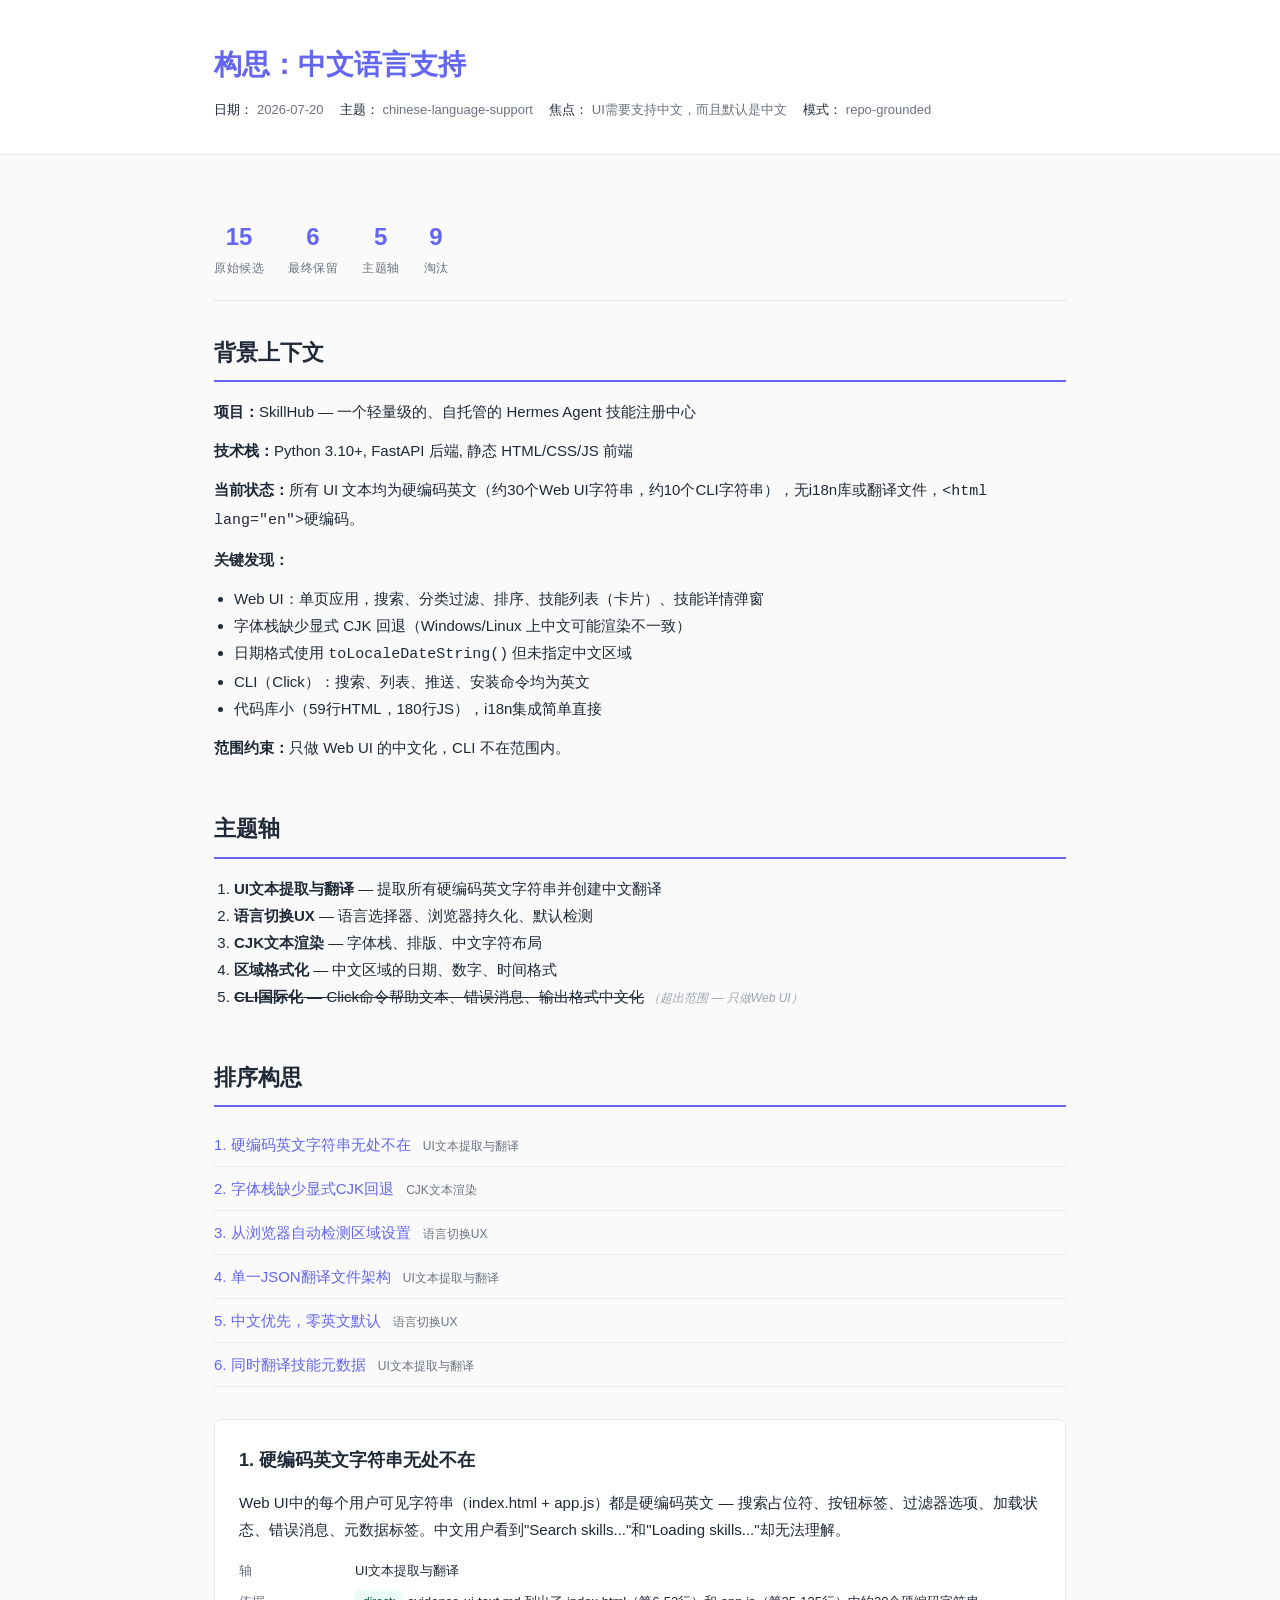
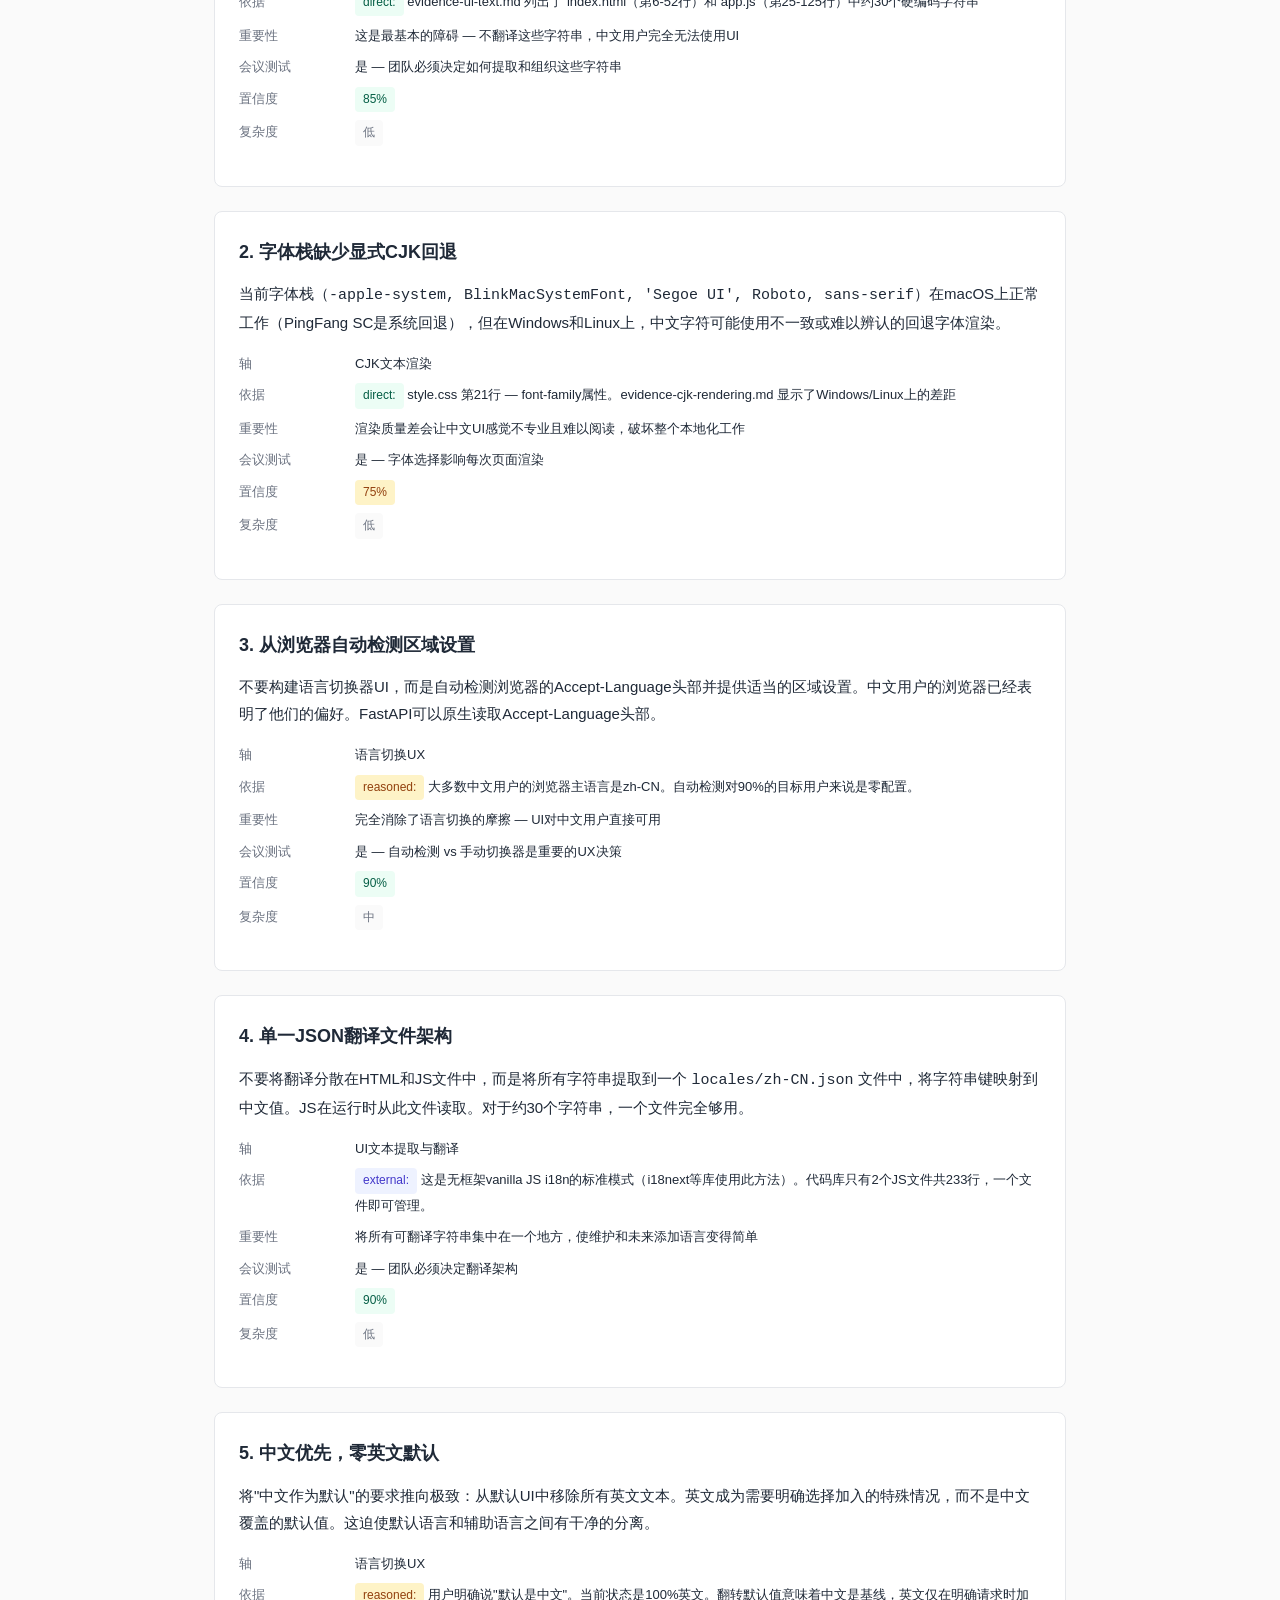
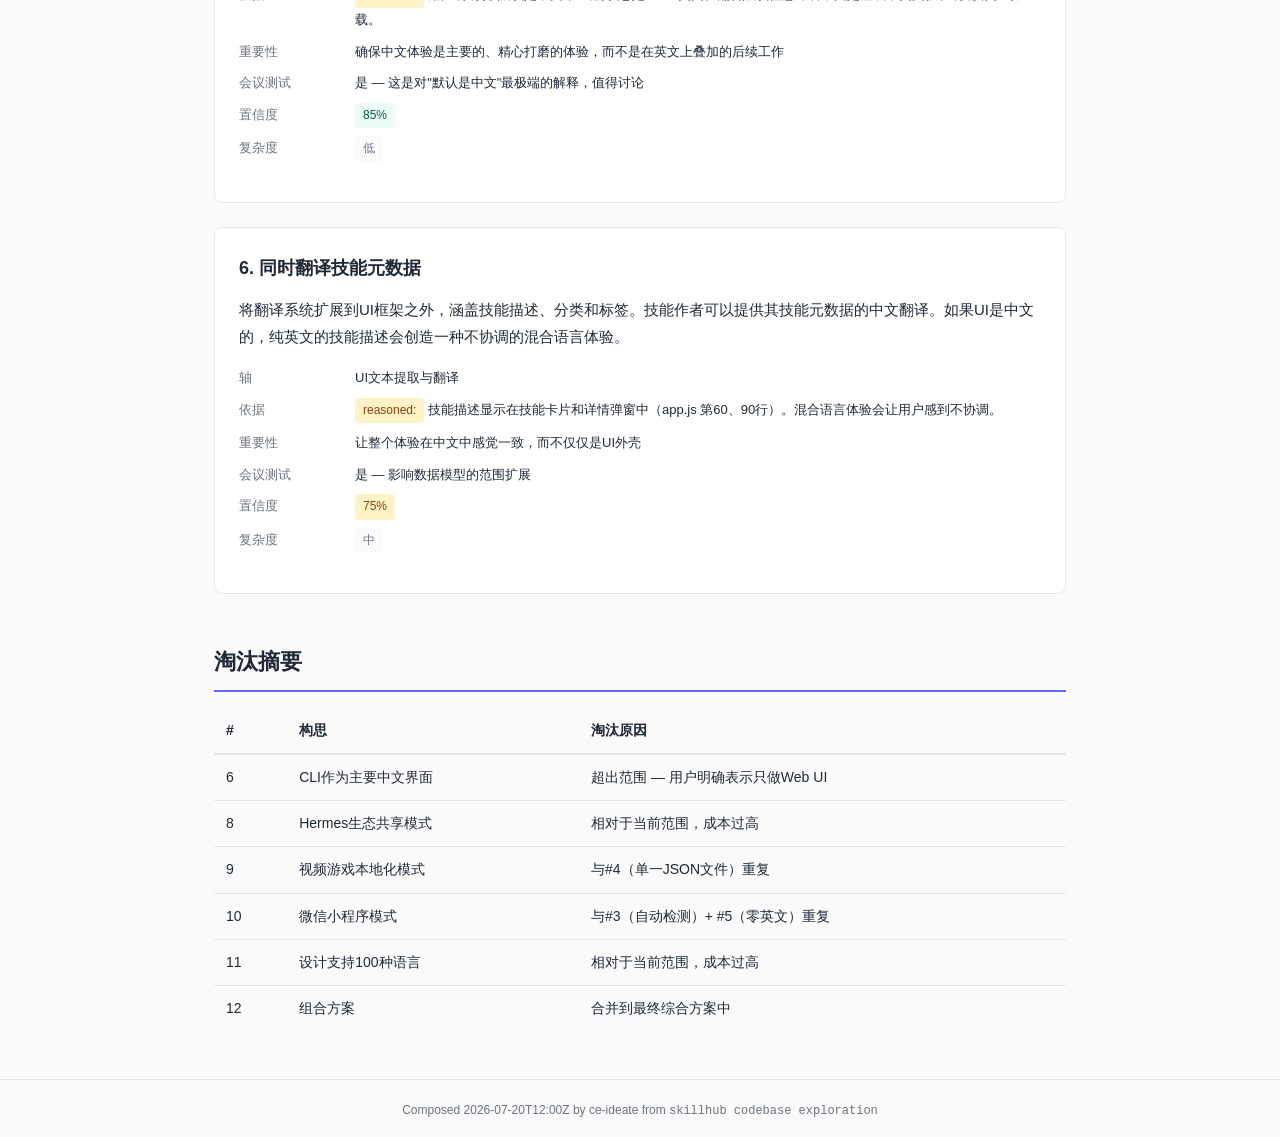
<file: docs/ideation/2026-07-20-chinese-language-support-ideation.html>
<!DOCTYPE html>
<html lang="zh-CN">
<head>
    <meta charset="UTF-8">
    <meta name="viewport" content="width=device-width, initial-scale=1.0">
    <title>构思：中文语言支持 — SkillHub</title>
    <style>
        :root {
            --primary: #6366f1;
            --primary-dark: #4f46e5;
            --bg: #fafafa;
            --surface: #ffffff;
            --text: #1f2937;
            --text-muted: #6b7280;
            --border: #e5e7eb;
            --radius: 8px;
            --accent-soft: #eef2ff;
            --warn-soft: #fef3c7;
            --success-soft: #ecfdf5;
        }

        * { margin: 0; padding: 0; box-sizing: border-box; }

        body {
            font-family: -apple-system, BlinkMacSystemFont, 'PingFang SC', 'Microsoft YaHei', 'Noto Sans CJK SC', 'Segoe UI', Roboto, sans-serif;
            background: var(--bg);
            color: var(--text);
            line-height: 1.8;
            font-size: 15px;
        }

        .container {
            max-width: 900px;
            margin: 0 auto;
            padding: 0 24px;
        }

        /* Header */
        .doc-header {
            background: var(--surface);
            border-bottom: 1px solid var(--border);
            padding: 40px 0 32px;
            margin-bottom: 40px;
        }

        .doc-header h1 {
            font-size: 28px;
            font-weight: 700;
            color: var(--primary);
            margin-bottom: 8px;
        }

        .doc-header .meta {
            display: flex;
            flex-wrap: wrap;
            gap: 16px;
            font-size: 13px;
            color: var(--text-muted);
        }

        .doc-header .meta span {
            display: inline-flex;
            align-items: center;
            gap: 4px;
        }

        .meta-label {
            font-weight: 500;
            color: var(--text);
        }

        /* Stats strip */
        .stats-strip {
            display: flex;
            gap: 24px;
            padding: 20px 0;
            margin-bottom: 32px;
            border-bottom: 1px solid var(--border);
        }

        .stat {
            text-align: center;
        }

        .stat-value {
            font-size: 24px;
            font-weight: 700;
            color: var(--primary);
        }

        .stat-label {
            font-size: 12px;
            color: var(--text-muted);
            text-transform: uppercase;
            letter-spacing: 0.5px;
        }

        /* Sections */
        section {
            margin-bottom: 48px;
        }

        section h2 {
            font-size: 22px;
            font-weight: 600;
            margin-bottom: 16px;
            padding-bottom: 8px;
            border-bottom: 2px solid var(--primary);
            color: var(--text);
        }

        section h3 {
            font-size: 18px;
            font-weight: 600;
            margin-bottom: 12px;
            color: var(--text);
        }

        p { margin-bottom: 12px; }

        /* Jump list */
        .jump-list {
            list-style: none;
            padding: 0;
            margin-bottom: 32px;
        }

        .jump-list li {
            padding: 8px 0;
            border-bottom: 1px solid var(--border);
        }

        .jump-list a {
            color: var(--primary);
            text-decoration: none;
            font-weight: 500;
        }

        .jump-list a:hover {
            text-decoration: underline;
        }

        .jump-list .axis-tag {
            font-size: 12px;
            color: var(--text-muted);
            margin-left: 8px;
        }

        /* Idea cards */
        .idea-card {
            background: var(--surface);
            border: 1px solid var(--border);
            border-radius: var(--radius);
            padding: 24px;
            margin-bottom: 24px;
        }

        .idea-card h3 {
            font-size: 18px;
            margin-bottom: 12px;
            color: var(--text);
        }

        .idea-card .description {
            margin-bottom: 16px;
            line-height: 1.8;
        }

        .idea-meta {
            display: grid;
            grid-template-columns: 100px 1fr;
            gap: 8px 16px;
            font-size: 13px;
            margin-bottom: 16px;
        }

        .idea-meta dt {
            color: var(--text-muted);
            font-weight: 500;
        }

        .idea-meta dd {
            color: var(--text);
        }

        .basis-tag {
            display: inline-block;
            padding: 2px 8px;
            border-radius: 4px;
            font-size: 12px;
            font-weight: 500;
        }

        .basis-direct {
            background: var(--success-soft);
            color: #065f46;
        }

        .basis-external {
            background: var(--accent-soft);
            color: #4338ca;
        }

        .basis-reasoned {
            background: var(--warn-soft);
            color: #92400e;
        }

        .confidence {
            display: inline-block;
            padding: 2px 8px;
            border-radius: 4px;
            font-size: 12px;
            font-weight: 500;
        }

        .conf-high {
            background: var(--success-soft);
            color: #065f46;
        }

        .conf-med {
            background: var(--warn-soft);
            color: #92400e;
        }

        .complexity {
            display: inline-block;
            padding: 2px 8px;
            border-radius: 4px;
            font-size: 12px;
            font-weight: 500;
            background: var(--bg);
            color: var(--text-muted);
        }

        /* Rejection table */
        .rejection-table {
            width: 100%;
            border-collapse: collapse;
            font-size: 14px;
        }

        .rejection-table th {
            text-align: left;
            padding: 10px 12px;
            background: var(--bg);
            border-bottom: 2px solid var(--border);
            font-weight: 600;
            color: var(--text);
        }

        .rejection-table td {
            padding: 10px 12px;
            border-bottom: 1px solid var(--border);
            color: var(--text);
        }

        .rejection-table tr:last-child td {
            border-bottom: none;
        }

        /* Footer */
        .composition-signal {
            margin-top: 48px;
            padding: 20px 0;
            border-top: 1px solid var(--border);
            font-size: 12px;
            color: var(--text-muted);
            text-align: center;
        }

        /* Responsive */
        @media (max-width: 640px) {
            .stats-strip {
                flex-direction: column;
                gap: 12px;
            }

            .idea-meta {
                grid-template-columns: 1fr;
            }
        }
    </style>
</head>
<body>
    <header class="doc-header">
        <div class="container">
            <h1>构思：中文语言支持</h1>
            <div class="meta">
                <span><span class="meta-label">日期：</span>2026-07-20</span>
                <span><span class="meta-label">主题：</span>chinese-language-support</span>
                <span><span class="meta-label">焦点：</span>UI需要支持中文，而且默认是中文</span>
                <span><span class="meta-label">模式：</span>repo-grounded</span>
            </div>
        </div>
    </header>

    <main class="container">
        <!-- Stats -->
        <div class="stats-strip">
            <div class="stat">
                <div class="stat-value">15</div>
                <div class="stat-label">原始候选</div>
            </div>
            <div class="stat">
                <div class="stat-value">6</div>
                <div class="stat-label">最终保留</div>
            </div>
            <div class="stat">
                <div class="stat-value">5</div>
                <div class="stat-label">主题轴</div>
            </div>
            <div class="stat">
                <div class="stat-value">9</div>
                <div class="stat-label">淘汰</div>
            </div>
        </div>

        <!-- Grounding Context -->
        <section id="grounding">
            <h2>背景上下文</h2>
            <p><strong>项目：</strong>SkillHub — 一个轻量级的、自托管的 Hermes Agent 技能注册中心</p>
            <p><strong>技术栈：</strong>Python 3.10+, FastAPI 后端, 静态 HTML/CSS/JS 前端</p>
            <p><strong>当前状态：</strong>所有 UI 文本均为硬编码英文（约30个Web UI字符串，约10个CLI字符串），无i18n库或翻译文件，<code>&lt;html lang="en"&gt;</code>硬编码。</p>
            <p><strong>关键发现：</strong></p>
            <ul style="margin-left: 20px; margin-bottom: 12px;">
                <li>Web UI：单页应用，搜索、分类过滤、排序、技能列表（卡片）、技能详情弹窗</li>
                <li>字体栈缺少显式 CJK 回退（Windows/Linux 上中文可能渲染不一致）</li>
                <li>日期格式使用 <code>toLocaleDateString()</code> 但未指定中文区域</li>
                <li>CLI（Click）：搜索、列表、推送、安装命令均为英文</li>
                <li>代码库小（59行HTML，180行JS），i18n集成简单直接</li>
            </ul>
            <p><strong>范围约束：</strong>只做 Web UI 的中文化，CLI 不在范围内。</p>
        </section>

        <!-- Topic Axes -->
        <section id="axes">
            <h2>主题轴</h2>
            <ol style="margin-left: 20px;">
                <li><strong>UI文本提取与翻译</strong> — 提取所有硬编码英文字符串并创建中文翻译</li>
                <li><strong>语言切换UX</strong> — 语言选择器、浏览器持久化、默认检测</li>
                <li><strong>CJK文本渲染</strong> — 字体栈、排版、中文字符布局</li>
                <li><strong>区域格式化</strong> — 中文区域的日期、数字、时间格式</li>
                <li><del><strong>CLI国际化</strong> — Click命令帮助文本、错误消息、输出格式中文化</del> <em style="color:#9ca3af;font-size:12px;">（超出范围 — 只做Web UI）</em></li>
            </ol>
        </section>

        <!-- Ranked Ideas -->
        <section id="ideas">
            <h2>排序构思</h2>

            <ul class="jump-list">
                <li><a href="#idea-1">1. 硬编码英文字符串无处不在</a> <span class="axis-tag">UI文本提取与翻译</span></li>
                <li><a href="#idea-2">2. 字体栈缺少显式CJK回退</a> <span class="axis-tag">CJK文本渲染</span></li>
                <li><a href="#idea-3">3. 从浏览器自动检测区域设置</a> <span class="axis-tag">语言切换UX</span></li>
                <li><a href="#idea-4">4. 单一JSON翻译文件架构</a> <span class="axis-tag">UI文本提取与翻译</span></li>
                <li><a href="#idea-5">5. 中文优先，零英文默认</a> <span class="axis-tag">语言切换UX</span></li>
                <li><a href="#idea-6">6. 同时翻译技能元数据</a> <span class="axis-tag">UI文本提取与翻译</span></li>
            </ul>

            <!-- Idea 1 -->
            <article class="idea-card" id="idea-1">
                <h3>1. 硬编码英文字符串无处不在</h3>
                <div class="description">
                    <p>Web UI中的每个用户可见字符串（index.html + app.js）都是硬编码英文 — 搜索占位符、按钮标签、过滤器选项、加载状态、错误消息、元数据标签。中文用户看到"Search skills..."和"Loading skills..."却无法理解。</p>
                </div>
                <dl class="idea-meta">
                    <dt>轴</dt>
                    <dd>UI文本提取与翻译</dd>
                    <dt>依据</dt>
                    <dd><span class="basis-tag basis-direct">direct:</span> evidence-ui-text.md 列出了 index.html（第6-52行）和 app.js（第25-125行）中约30个硬编码字符串</dd>
                    <dt>重要性</dt>
                    <dd>这是最基本的障碍 — 不翻译这些字符串，中文用户完全无法使用UI</dd>
                    <dt>会议测试</dt>
                    <dd>是 — 团队必须决定如何提取和组织这些字符串</dd>
                    <dt>置信度</dt>
                    <dd><span class="confidence conf-high">85%</span></dd>
                    <dt>复杂度</dt>
                    <dd><span class="complexity">低</span></dd>
                </dl>
            </article>

            <!-- Idea 2 -->
            <article class="idea-card" id="idea-2">
                <h3>2. 字体栈缺少显式CJK回退</h3>
                <div class="description">
                    <p>当前字体栈（<code>-apple-system, BlinkMacSystemFont, 'Segoe UI', Roboto, sans-serif</code>）在macOS上正常工作（PingFang SC是系统回退），但在Windows和Linux上，中文字符可能使用不一致或难以辨认的回退字体渲染。</p>
                </div>
                <dl class="idea-meta">
                    <dt>轴</dt>
                    <dd>CJK文本渲染</dd>
                    <dt>依据</dt>
                    <dd><span class="basis-tag basis-direct">direct:</span> style.css 第21行 — font-family属性。evidence-cjk-rendering.md 显示了Windows/Linux上的差距</dd>
                    <dt>重要性</dt>
                    <dd>渲染质量差会让中文UI感觉不专业且难以阅读，破坏整个本地化工作</dd>
                    <dt>会议测试</dt>
                    <dd>是 — 字体选择影响每次页面渲染</dd>
                    <dt>置信度</dt>
                    <dd><span class="confidence conf-med">75%</span></dd>
                    <dt>复杂度</dt>
                    <dd><span class="complexity">低</span></dd>
                </dl>
            </article>

            <!-- Idea 3 -->
            <article class="idea-card" id="idea-3">
                <h3>3. 从浏览器自动检测区域设置</h3>
                <div class="description">
                    <p>不要构建语言切换器UI，而是自动检测浏览器的Accept-Language头部并提供适当的区域设置。中文用户的浏览器已经表明了他们的偏好。FastAPI可以原生读取Accept-Language头部。</p>
                </div>
                <dl class="idea-meta">
                    <dt>轴</dt>
                    <dd>语言切换UX</dd>
                    <dt>依据</dt>
                    <dd><span class="basis-tag basis-reasoned">reasoned:</span> 大多数中文用户的浏览器主语言是zh-CN。自动检测对90%的目标用户来说是零配置。</dd>
                    <dt>重要性</dt>
                    <dd>完全消除了语言切换的摩擦 — UI对中文用户直接可用</dd>
                    <dt>会议测试</dt>
                    <dd>是 — 自动检测 vs 手动切换器是重要的UX决策</dd>
                    <dt>置信度</dt>
                    <dd><span class="confidence conf-high">90%</span></dd>
                    <dt>复杂度</dt>
                    <dd><span class="complexity">中</span></dd>
                </dl>
            </article>

            <!-- Idea 4 -->
            <article class="idea-card" id="idea-4">
                <h3>4. 单一JSON翻译文件架构</h3>
                <div class="description">
                    <p>不要将翻译分散在HTML和JS文件中，而是将所有字符串提取到一个 <code>locales/zh-CN.json</code> 文件中，将字符串键映射到中文值。JS在运行时从此文件读取。对于约30个字符串，一个文件完全够用。</p>
                </div>
                <dl class="idea-meta">
                    <dt>轴</dt>
                    <dd>UI文本提取与翻译</dd>
                    <dt>依据</dt>
                    <dd><span class="basis-tag basis-external">external:</span> 这是无框架vanilla JS i18n的标准模式（i18next等库使用此方法）。代码库只有2个JS文件共233行，一个文件即可管理。</dd>
                    <dt>重要性</dt>
                    <dd>将所有可翻译字符串集中在一个地方，使维护和未来添加语言变得简单</dd>
                    <dt>会议测试</dt>
                    <dd>是 — 团队必须决定翻译架构</dd>
                    <dt>置信度</dt>
                    <dd><span class="confidence conf-high">90%</span></dd>
                    <dt>复杂度</dt>
                    <dd><span class="complexity">低</span></dd>
                </dl>
            </article>

            <!-- Idea 5 -->
            <article class="idea-card" id="idea-5">
                <h3>5. 中文优先，零英文默认</h3>
                <div class="description">
                    <p>将"中文作为默认"的要求推向极致：从默认UI中移除所有英文文本。英文成为需要明确选择加入的特殊情况，而不是中文覆盖的默认值。这迫使默认语言和辅助语言之间有干净的分离。</p>
                </div>
                <dl class="idea-meta">
                    <dt>轴</dt>
                    <dd>语言切换UX</dd>
                    <dt>依据</dt>
                    <dd><span class="basis-tag basis-reasoned">reasoned:</span> 用户明确说"默认是中文"。当前状态是100%英文。翻转默认值意味着中文是基线，英文仅在明确请求时加载。</dd>
                    <dt>重要性</dt>
                    <dd>确保中文体验是主要的、精心打磨的体验，而不是在英文上叠加的后续工作</dd>
                    <dt>会议测试</dt>
                    <dd>是 — 这是对"默认是中文"最极端的解释，值得讨论</dd>
                    <dt>置信度</dt>
                    <dd><span class="confidence conf-high">85%</span></dd>
                    <dt>复杂度</dt>
                    <dd><span class="complexity">低</span></dd>
                </dl>
            </article>

            <!-- Idea 6 (renumbered from 7) -->
            <article class="idea-card" id="idea-6">
                <h3>6. 同时翻译技能元数据</h3>
                <div class="description">
                    <p>将翻译系统扩展到UI框架之外，涵盖技能描述、分类和标签。技能作者可以提供其技能元数据的中文翻译。如果UI是中文的，纯英文的技能描述会创造一种不协调的混合语言体验。</p>
                </div>
                <dl class="idea-meta">
                    <dt>轴</dt>
                    <dd>UI文本提取与翻译</dd>
                    <dt>依据</dt>
                    <dd><span class="basis-tag basis-reasoned">reasoned:</span> 技能描述显示在技能卡片和详情弹窗中（app.js 第60、90行）。混合语言体验会让用户感到不协调。</dd>
                    <dt>重要性</dt>
                    <dd>让整个体验在中文中感觉一致，而不仅仅是UI外壳</dd>
                    <dt>会议测试</dt>
                    <dd>是 — 影响数据模型的范围扩展</dd>
                    <dt>置信度</dt>
                    <dd><span class="confidence conf-med">75%</span></dd>
                    <dt>复杂度</dt>
                    <dd><span class="complexity">中</span></dd>
                </dl>
            </article>
        </section>

        <!-- Rejection Summary -->
        <section id="rejections">
            <h2>淘汰摘要</h2>
            <table class="rejection-table">
                <thead>
                    <tr>
                        <th>#</th>
                        <th>构思</th>
                        <th>淘汰原因</th>
                    </tr>
                </thead>
                <tbody>
                    <tr>
                        <td>6</td>
                        <td>CLI作为主要中文界面</td>
                        <td>超出范围 — 用户明确表示只做Web UI</td>
                    </tr>
                    <tr>
                        <td>8</td>
                        <td>Hermes生态共享模式</td>
                        <td>相对于当前范围，成本过高</td>
                    </tr>
                    <tr>
                        <td>9</td>
                        <td>视频游戏本地化模式</td>
                        <td>与#4（单一JSON文件）重复</td>
                    </tr>
                    <tr>
                        <td>10</td>
                        <td>微信小程序模式</td>
                        <td>与#3（自动检测）+ #5（零英文）重复</td>
                    </tr>
                    <tr>
                        <td>11</td>
                        <td>设计支持100种语言</td>
                        <td>相对于当前范围，成本过高</td>
                    </tr>
                    <tr>
                        <td>12</td>
                        <td>组合方案</td>
                        <td>合并到最终综合方案中</td>
                    </tr>
                </tbody>
            </table>
        </section>
    </main>

    <footer class="composition-signal">
        <div class="container">
            Composed 2026-07-20T12:00Z by ce-ideate from <code>skillhub codebase exploration</code>
        </div>
    </footer>
</body>
</html>
</file>
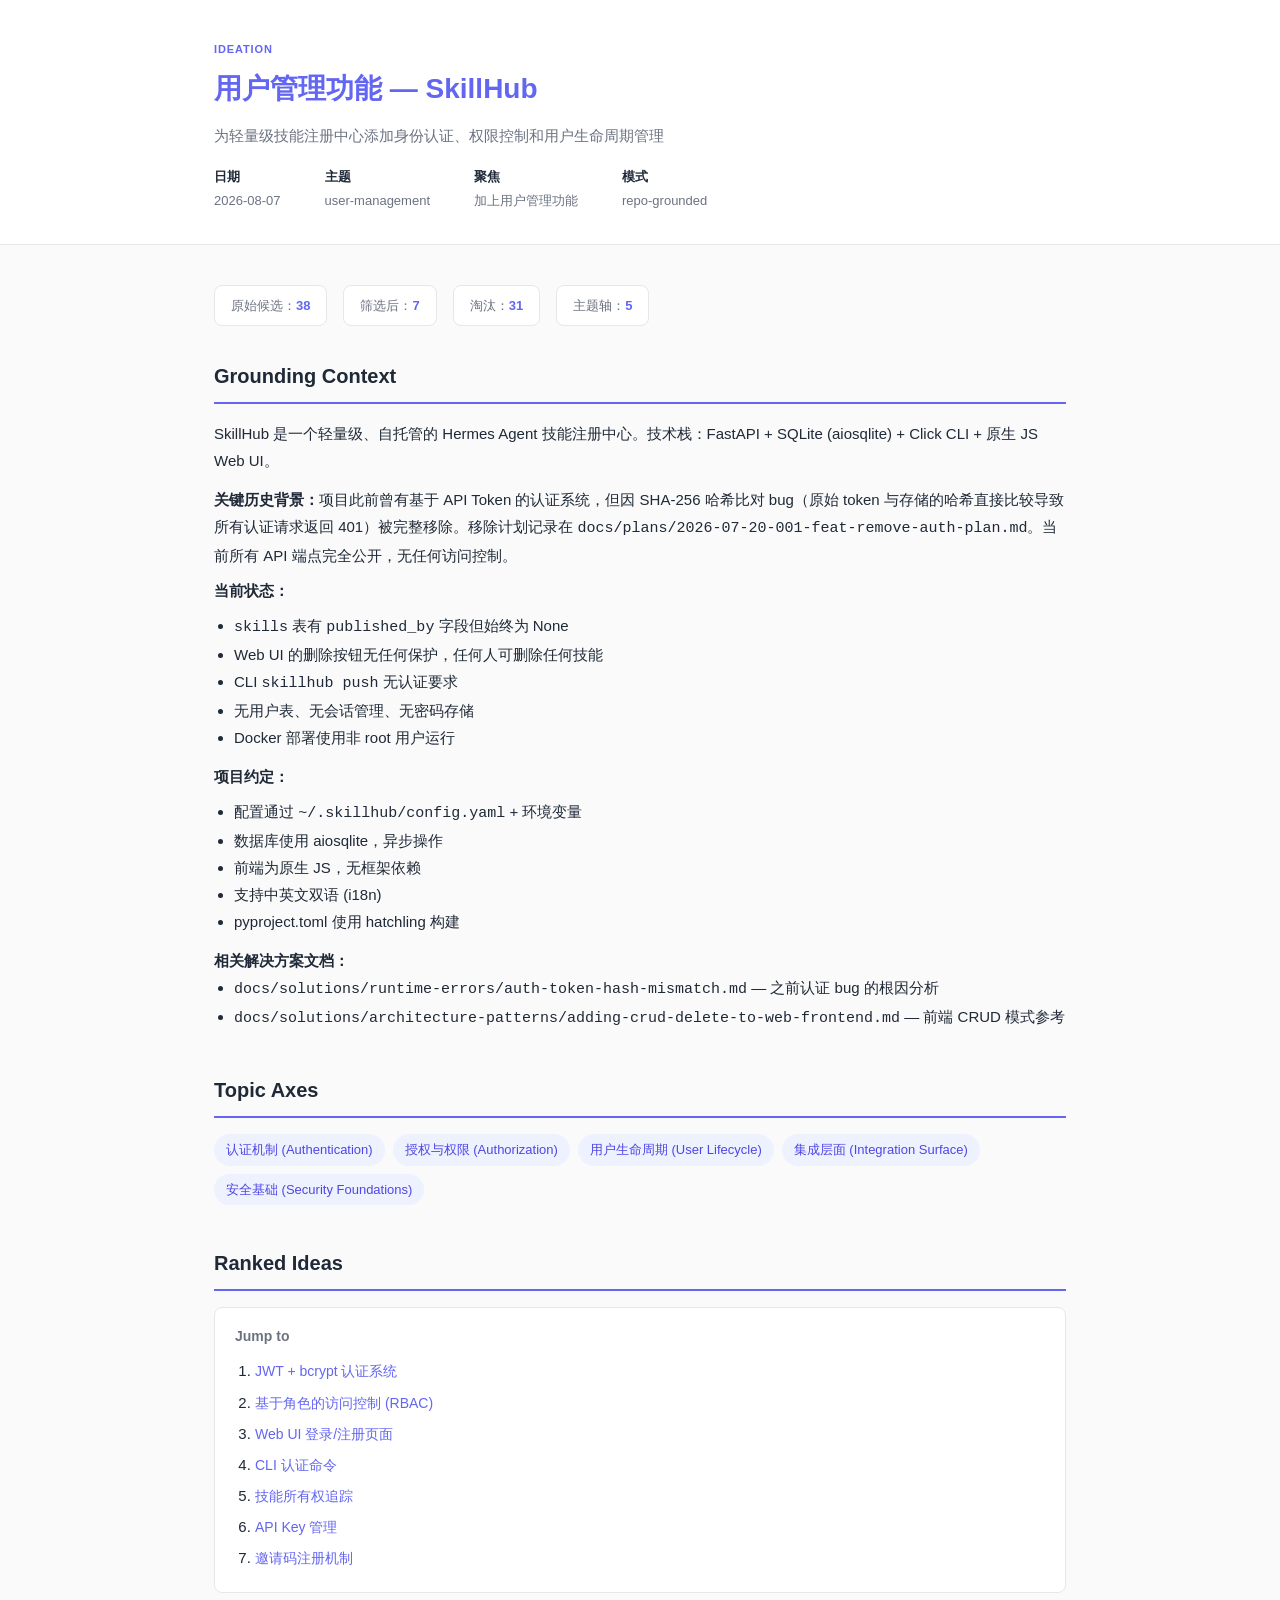
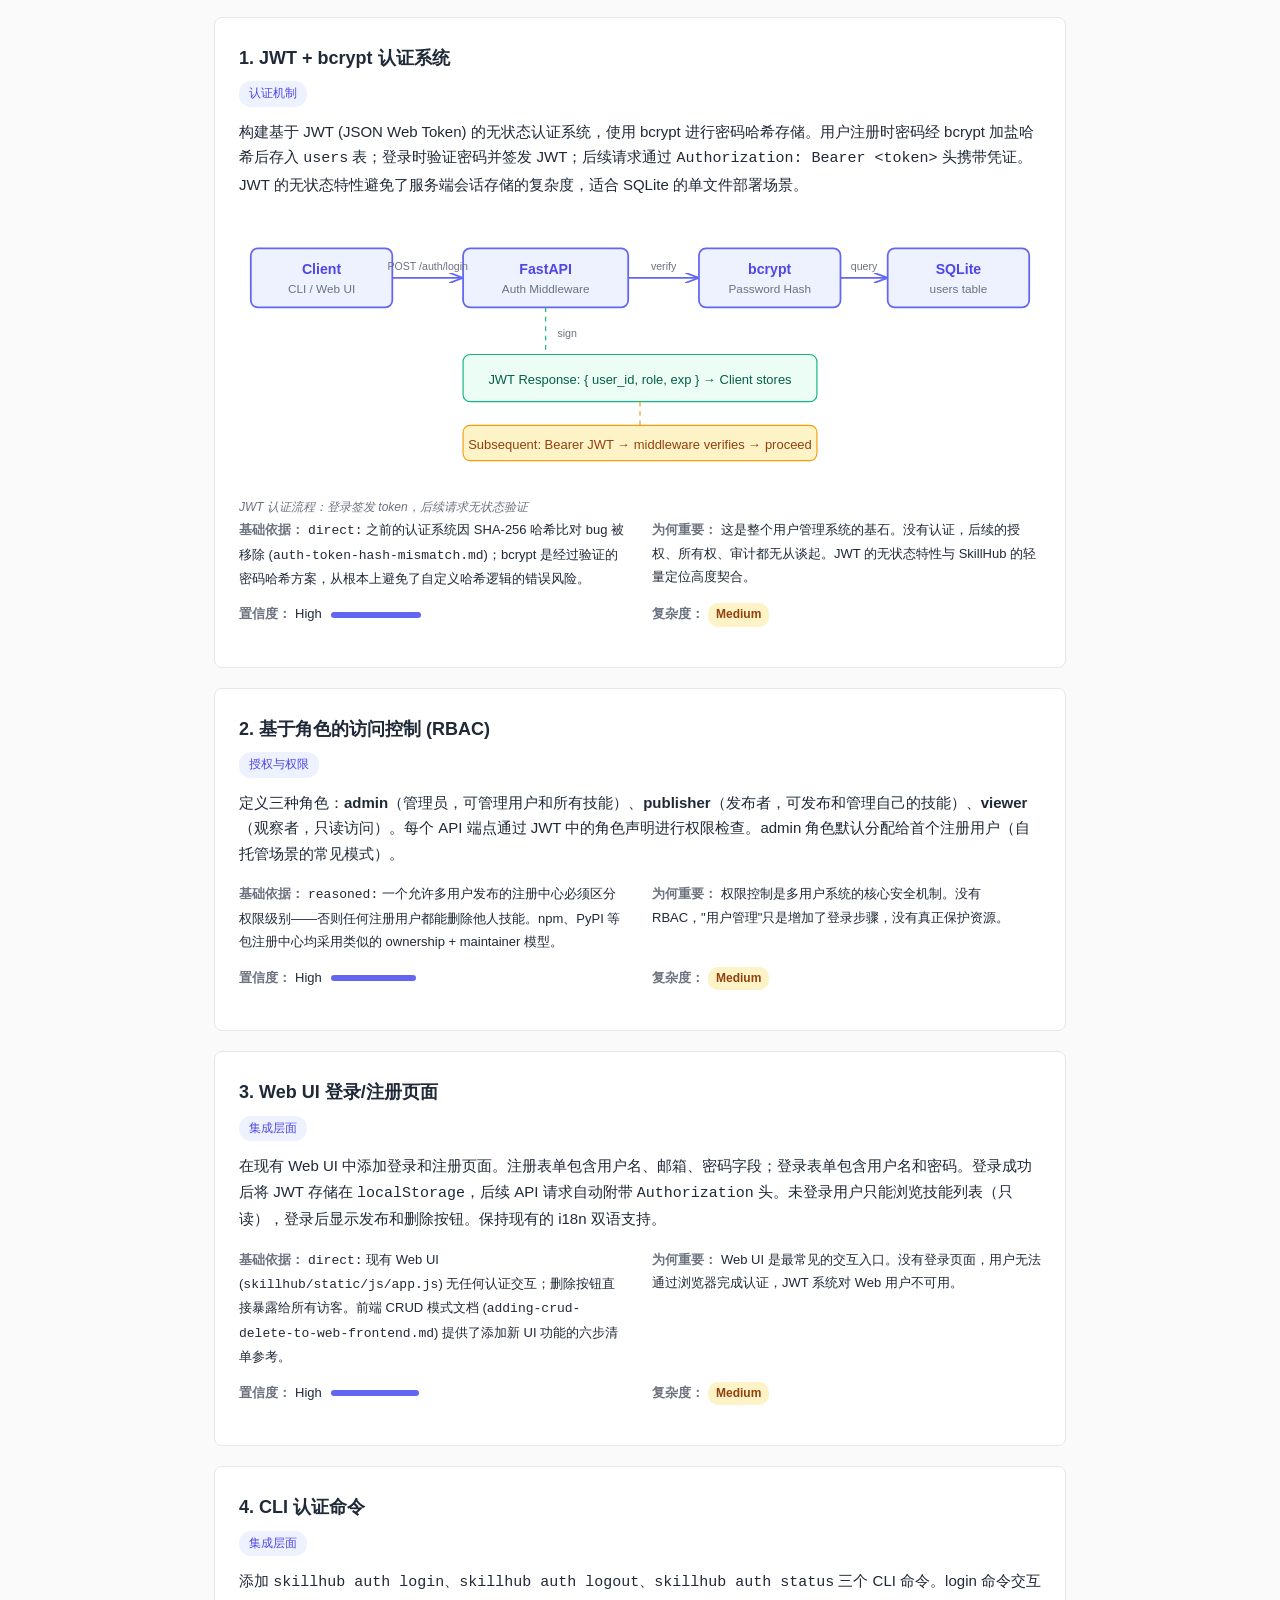
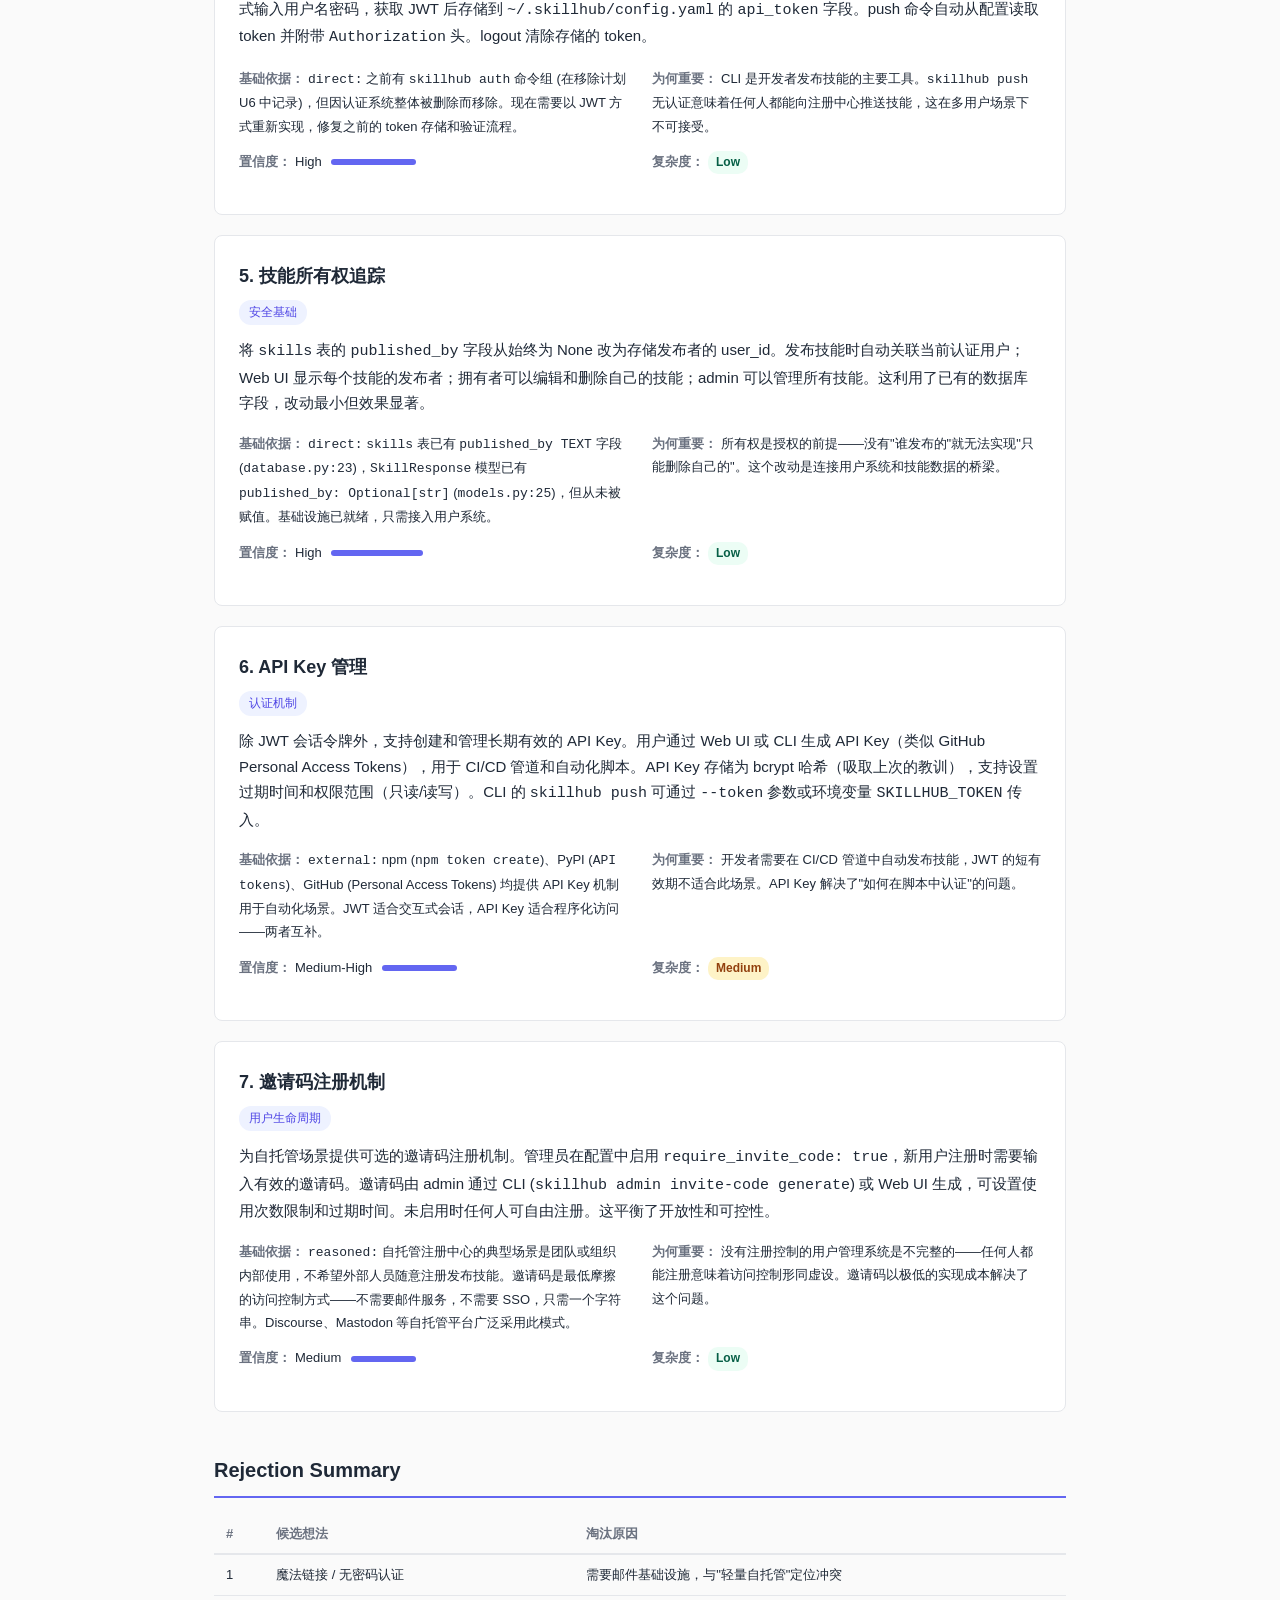
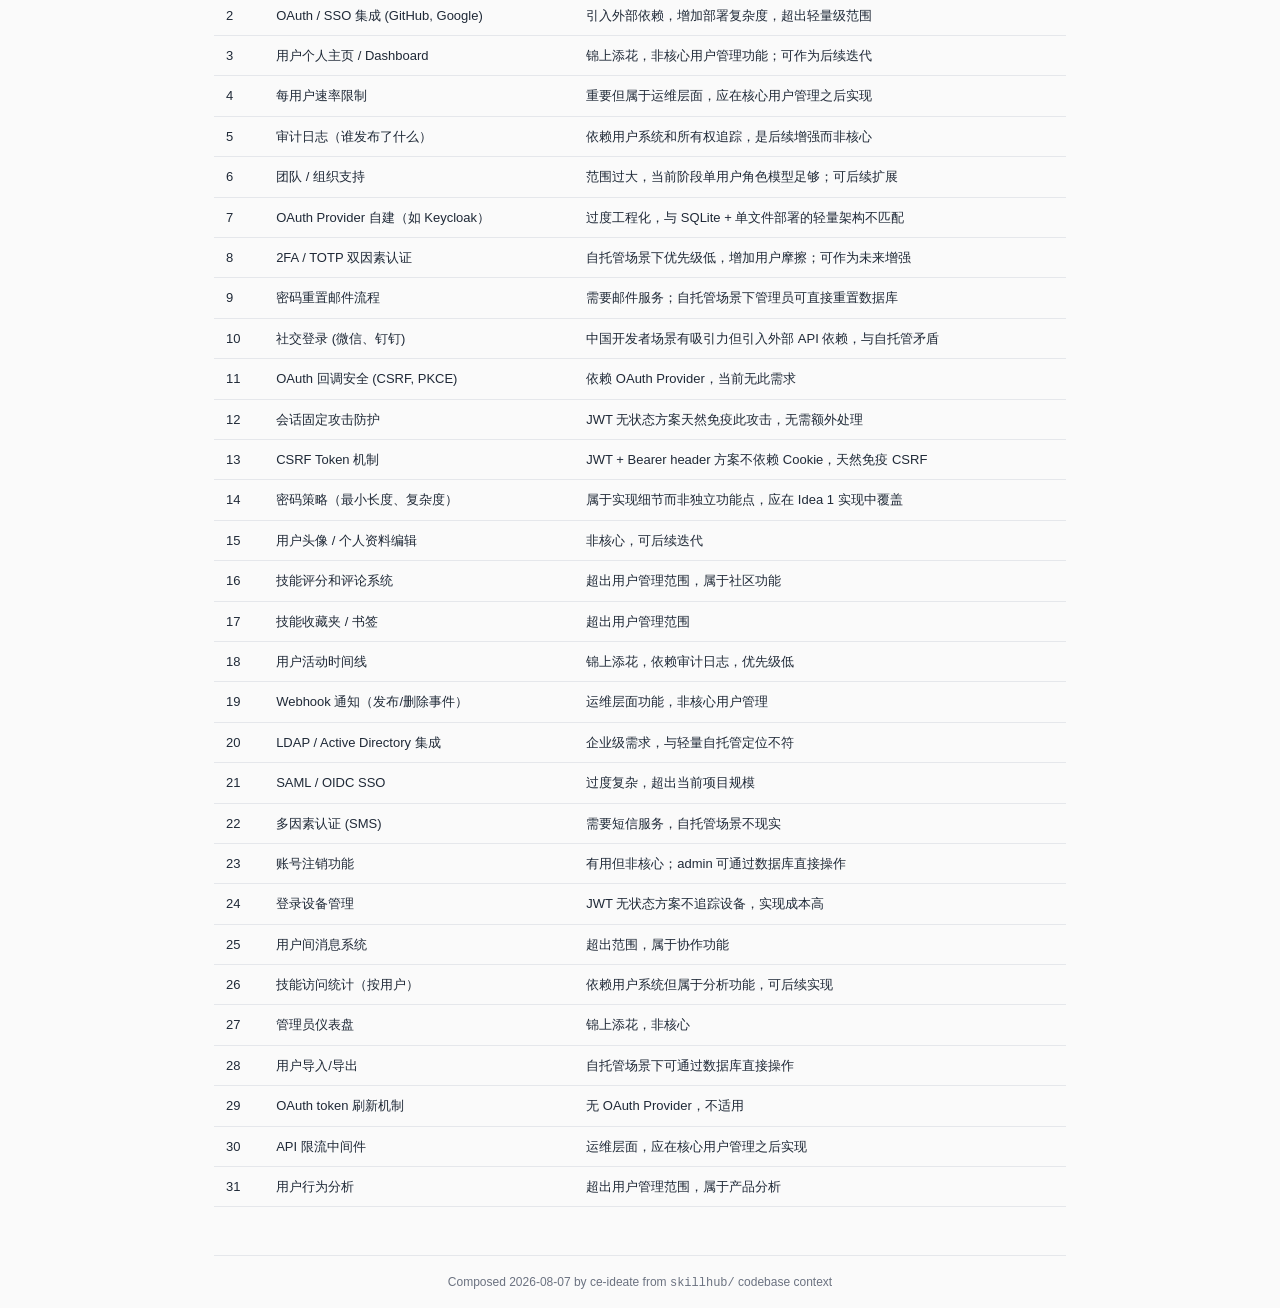
<file: docs/ideation/2026-08-07-user-management-ideation.html>
<!DOCTYPE html>
<html lang="zh-CN">
<head>
    <meta charset="UTF-8">
    <meta name="viewport" content="width=device-width, initial-scale=1.0">
    <title>构思：用户管理功能 — SkillHub</title>
    <style>
        :root {
            --primary: #6366f1;
            --primary-dark: #4f46e5;
            --bg: #fafafa;
            --surface: #ffffff;
            --text: #1f2937;
            --text-muted: #6b7280;
            --border: #e5e7eb;
            --radius: 8px;
            --accent-soft: #eef2ff;
            --warn-soft: #fef3c7;
            --success-soft: #ecfdf5;
            --danger-soft: #fef2f2;
            --danger: #ef4444;
        }

        * { margin: 0; padding: 0; box-sizing: border-box; }

        body {
            font-family: -apple-system, BlinkMacSystemFont, 'PingFang SC', 'Microsoft YaHei', 'Noto Sans CJK SC', 'Segoe UI', Roboto, sans-serif;
            background: var(--bg);
            color: var(--text);
            line-height: 1.8;
            font-size: 15px;
        }

        .container {
            max-width: 900px;
            margin: 0 auto;
            padding: 0 24px;
        }

        /* Header */
        .doc-header {
            background: var(--surface);
            border-bottom: 1px solid var(--border);
            padding: 40px 0 32px;
            margin-bottom: 40px;
        }

        .doc-header h1 {
            font-size: 28px;
            font-weight: 700;
            color: var(--primary);
            margin-bottom: 8px;
        }

        .doc-header .subtitle {
            font-size: 15px;
            color: var(--text-muted);
        }

        .meta-strip {
            display: flex;
            gap: 24px;
            margin-top: 16px;
            font-size: 13px;
            color: var(--text-muted);
        }

        .meta-strip dt {
            font-weight: 600;
            color: var(--text);
            margin-right: 4px;
        }

        .meta-strip dd {
            margin-right: 20px;
        }

        /* Stats strip */
        .stats-strip {
            display: flex;
            gap: 16px;
            margin-bottom: 32px;
            flex-wrap: wrap;
        }

        .stat-pill {
            background: var(--surface);
            border: 1px solid var(--border);
            border-radius: var(--radius);
            padding: 8px 16px;
            font-size: 13px;
        }

        .stat-pill .label {
            color: var(--text-muted);
        }

        .stat-pill .value {
            font-weight: 700;
            color: var(--primary);
        }

        /* Sections */
        section {
            margin-bottom: 40px;
        }

        section > h2 {
            font-size: 20px;
            font-weight: 700;
            margin-bottom: 16px;
            padding-bottom: 8px;
            border-bottom: 2px solid var(--primary);
            color: var(--text);
        }

        .eyebrow {
            font-size: 11px;
            font-weight: 600;
            text-transform: uppercase;
            letter-spacing: 0.08em;
            color: var(--primary);
            margin-bottom: 4px;
        }

        /* Axes */
        .axes-list {
            list-style: none;
            display: flex;
            flex-wrap: wrap;
            gap: 8px;
            margin-top: 8px;
        }

        .axes-list li {
            background: var(--accent-soft);
            color: var(--primary-dark);
            padding: 4px 12px;
            border-radius: 20px;
            font-size: 13px;
            font-weight: 500;
        }

        /* Idea cards */
        .idea-nav {
            margin-bottom: 24px;
            background: var(--surface);
            border: 1px solid var(--border);
            border-radius: var(--radius);
            padding: 16px 20px;
        }

        .idea-nav h3 {
            font-size: 14px;
            font-weight: 600;
            margin-bottom: 8px;
            color: var(--text-muted);
        }

        .idea-nav ol {
            padding-left: 20px;
        }

        .idea-nav li {
            margin-bottom: 4px;
        }

        .idea-nav a {
            color: var(--primary);
            text-decoration: none;
            font-size: 14px;
        }

        .idea-nav a:hover {
            text-decoration: underline;
        }

        .idea-card {
            background: var(--surface);
            border: 1px solid var(--border);
            border-radius: var(--radius);
            padding: 24px;
            margin-bottom: 20px;
        }

        .idea-card h3 {
            font-size: 18px;
            font-weight: 700;
            margin-bottom: 4px;
        }

        .idea-card .axis-tag {
            display: inline-block;
            background: var(--accent-soft);
            color: var(--primary-dark);
            padding: 2px 10px;
            border-radius: 12px;
            font-size: 12px;
            font-weight: 500;
            margin-bottom: 12px;
        }

        .idea-card .description {
            font-size: 15px;
            line-height: 1.7;
            margin-bottom: 16px;
        }

        .idea-meta {
            display: grid;
            grid-template-columns: 1fr 1fr;
            gap: 12px 24px;
            margin-bottom: 16px;
        }

        .idea-meta .field {
            font-size: 13px;
        }

        .idea-meta .field-label {
            font-weight: 600;
            color: var(--text-muted);
            margin-right: 4px;
        }

        .confidence-bar {
            display: inline-block;
            height: 6px;
            border-radius: 3px;
            background: var(--primary);
            vertical-align: middle;
            margin-left: 6px;
        }

        .complexity-chip {
            display: inline-block;
            padding: 1px 8px;
            border-radius: 10px;
            font-size: 12px;
            font-weight: 600;
        }

        .complexity-low { background: var(--success-soft); color: #065f46; }
        .complexity-medium { background: var(--warn-soft); color: #92400e; }
        .complexity-high { background: var(--danger-soft); color: #991b1b; }

        /* Diagram */
        .diagram-wrap {
            margin: 16px 0;
            overflow-x: auto;
        }

        .diagram-wrap svg {
            max-width: 100%;
            height: auto;
        }

        .diagram-caption {
            font-size: 12px;
            color: var(--text-muted);
            margin-top: 6px;
            font-style: italic;
        }

        /* Rejection table */
        .rejection-table {
            width: 100%;
            border-collapse: collapse;
            font-size: 13px;
        }

        .rejection-table th {
            text-align: left;
            padding: 8px 12px;
            border-bottom: 2px solid var(--border);
            font-weight: 600;
            color: var(--text-muted);
        }

        .rejection-table td {
            padding: 8px 12px;
            border-bottom: 1px solid var(--border);
        }

        /* Footer */
        .composition-signal {
            margin-top: 48px;
            padding: 16px 0;
            border-top: 1px solid var(--border);
            font-size: 12px;
            color: var(--text-muted);
            text-align: center;
        }

        /* Responsive */
        @media (max-width: 640px) {
            .idea-meta { grid-template-columns: 1fr; }
            .stats-strip { flex-direction: column; }
        }
    </style>
</head>
<body>

<header class="doc-header">
    <div class="container">
        <div class="eyebrow">Ideation</div>
        <h1>用户管理功能 — SkillHub</h1>
        <p class="subtitle">为轻量级技能注册中心添加身份认证、权限控制和用户生命周期管理</p>
        <dl class="meta-strip">
            <div><dt>日期</dt><dd>2026-08-07</dd></div>
            <div><dt>主题</dt><dd>user-management</dd></div>
            <div><dt>聚焦</dt><dd>加上用户管理功能</dd></div>
            <div><dt>模式</dt><dd>repo-grounded</dd></div>
        </dl>
    </div>
</header>

<div class="container">

    <!-- Stats -->
    <div class="stats-strip">
        <div class="stat-pill"><span class="label">原始候选：</span><span class="value">38</span></div>
        <div class="stat-pill"><span class="label">筛选后：</span><span class="value">7</span></div>
        <div class="stat-pill"><span class="label">淘汰：</span><span class="value">31</span></div>
        <div class="stat-pill"><span class="label">主题轴：</span><span class="value">5</span></div>
    </div>

    <!-- Grounding Context -->
    <section>
        <h2>Grounding Context</h2>
        <p style="margin-bottom: 12px;">SkillHub 是一个轻量级、自托管的 Hermes Agent 技能注册中心。技术栈：FastAPI + SQLite (aiosqlite) + Click CLI + 原生 JS Web UI。</p>

        <p style="margin-bottom: 8px;"><strong>关键历史背景：</strong>项目此前曾有基于 API Token 的认证系统，但因 SHA-256 哈希比对 bug（原始 token 与存储的哈希直接比较导致所有认证请求返回 401）被完整移除。移除计划记录在 <code>docs/plans/2026-07-20-001-feat-remove-auth-plan.md</code>。当前所有 API 端点完全公开，无任何访问控制。</p>

        <p style="margin-bottom: 8px;"><strong>当前状态：</strong></p>
        <ul style="margin-left: 20px; margin-bottom: 12px;">
            <li><code>skills</code> 表有 <code>published_by</code> 字段但始终为 None</li>
            <li>Web UI 的删除按钮无任何保护，任何人可删除任何技能</li>
            <li>CLI <code>skillhub push</code> 无认证要求</li>
            <li>无用户表、无会话管理、无密码存储</li>
            <li>Docker 部署使用非 root 用户运行</li>
        </ul>

        <p style="margin-bottom: 8px;"><strong>项目约定：</strong></p>
        <ul style="margin-left: 20px; margin-bottom: 12px;">
            <li>配置通过 <code>~/.skillhub/config.yaml</code> + 环境变量</li>
            <li>数据库使用 aiosqlite，异步操作</li>
            <li>前端为原生 JS，无框架依赖</li>
            <li>支持中英文双语 (i18n)</li>
            <li>pyproject.toml 使用 hatchling 构建</li>
        </ul>

        <p><strong>相关解决方案文档：</strong></p>
        <ul style="margin-left: 20px;">
            <li><code>docs/solutions/runtime-errors/auth-token-hash-mismatch.md</code> — 之前认证 bug 的根因分析</li>
            <li><code>docs/solutions/architecture-patterns/adding-crud-delete-to-web-frontend.md</code> — 前端 CRUD 模式参考</li>
        </ul>
    </section>

    <!-- Topic Axes -->
    <section>
        <h2>Topic Axes</h2>
        <ul class="axes-list">
            <li>认证机制 (Authentication)</li>
            <li>授权与权限 (Authorization)</li>
            <li>用户生命周期 (User Lifecycle)</li>
            <li>集成层面 (Integration Surface)</li>
            <li>安全基础 (Security Foundations)</li>
        </ul>
    </section>

    <!-- Ranked Ideas -->
    <section>
        <h2>Ranked Ideas</h2>

        <nav class="idea-nav">
            <h3>Jump to</h3>
            <ol>
                <li><a href="#idea-1">JWT + bcrypt 认证系统</a></li>
                <li><a href="#idea-2">基于角色的访问控制 (RBAC)</a></li>
                <li><a href="#idea-3">Web UI 登录/注册页面</a></li>
                <li><a href="#idea-4">CLI 认证命令</a></li>
                <li><a href="#idea-5">技能所有权追踪</a></li>
                <li><a href="#idea-6">API Key 管理</a></li>
                <li><a href="#idea-7">邀请码注册机制</a></li>
            </ol>
        </nav>

        <!-- Idea 1 -->
        <article class="idea-card" id="idea-1">
            <h3>1. JWT + bcrypt 认证系统</h3>
            <span class="axis-tag">认证机制</span>
            <p class="description">
                构建基于 JWT (JSON Web Token) 的无状态认证系统，使用 bcrypt 进行密码哈希存储。用户注册时密码经 bcrypt 加盐哈希后存入 <code>users</code> 表；登录时验证密码并签发 JWT；后续请求通过 <code>Authorization: Bearer &lt;token&gt;</code> 头携带凭证。JWT 的无状态特性避免了服务端会话存储的复杂度，适合 SQLite 的单文件部署场景。
            </p>

            <div class="diagram-wrap">
                <svg viewBox="0 0 680 220" xmlns="http://www.w3.org/2000/svg" style="font-family: -apple-system, sans-serif; font-size: 12px;">
                    <!-- Boxes -->
                    <rect x="10" y="30" width="120" height="50" rx="6" fill="#eef2ff" stroke="#6366f1" stroke-width="1.5"/>
                    <text x="70" y="52" text-anchor="middle" font-weight="600" fill="#4f46e5">Client</text>
                    <text x="70" y="68" text-anchor="middle" fill="#6b7280" font-size="10">CLI / Web UI</text>

                    <rect x="190" y="30" width="140" height="50" rx="6" fill="#eef2ff" stroke="#6366f1" stroke-width="1.5"/>
                    <text x="260" y="52" text-anchor="middle" font-weight="600" fill="#4f46e5">FastAPI</text>
                    <text x="260" y="68" text-anchor="middle" fill="#6b7280" font-size="10">Auth Middleware</text>

                    <rect x="390" y="30" width="120" height="50" rx="6" fill="#eef2ff" stroke="#6366f1" stroke-width="1.5"/>
                    <text x="450" y="52" text-anchor="middle" font-weight="600" fill="#4f46e5">bcrypt</text>
                    <text x="450" y="68" text-anchor="middle" fill="#6b7280" font-size="10">Password Hash</text>

                    <rect x="550" y="30" width="120" height="50" rx="6" fill="#eef2ff" stroke="#6366f1" stroke-width="1.5"/>
                    <text x="610" y="52" text-anchor="middle" font-weight="600" fill="#4f46e5">SQLite</text>
                    <text x="610" y="68" text-anchor="middle" fill="#6b7280" font-size="10">users table</text>

                    <!-- Arrows -->
                    <line x1="130" y1="55" x2="190" y2="55" stroke="#6366f1" stroke-width="1.5" marker-end="url(#arrow)"/>
                    <text x="160" y="48" text-anchor="middle" fill="#6b7280" font-size="9">POST /auth/login</text>

                    <line x1="330" y1="55" x2="390" y2="55" stroke="#6366f1" stroke-width="1.5" marker-end="url(#arrow)"/>
                    <text x="360" y="48" text-anchor="middle" fill="#6b7280" font-size="9">verify</text>

                    <line x1="510" y1="55" x2="550" y2="55" stroke="#6366f1" stroke-width="1.5" marker-end="url(#arrow)"/>
                    <text x="530" y="48" text-anchor="middle" fill="#6b7280" font-size="9">query</text>

                    <!-- JWT flow -->
                    <rect x="190" y="120" width="300" height="40" rx="6" fill="#ecfdf5" stroke="#10b981" stroke-width="1"/>
                    <text x="340" y="145" text-anchor="middle" font-weight="500" fill="#065f46" font-size="11">JWT Response: { user_id, role, exp } → Client stores</text>

                    <line x1="260" y1="80" x2="260" y2="120" stroke="#10b981" stroke-width="1" stroke-dasharray="4"/>
                    <text x="270" y="105" fill="#6b7280" font-size="9">sign</text>

                    <!-- Subsequent request -->
                    <rect x="190" y="180" width="300" height="30" rx="6" fill="#fef3c7" stroke="#f59e0b" stroke-width="1"/>
                    <text x="340" y="200" text-anchor="middle" fill="#92400e" font-size="11">Subsequent: Bearer JWT → middleware verifies → proceed</text>

                    <line x1="340" y1="160" x2="340" y2="180" stroke="#f59e0b" stroke-width="1" stroke-dasharray="4"/>

                    <defs>
                        <marker id="arrow" markerWidth="8" markerHeight="6" refX="8" refY="3" orient="auto">
                            <path d="M0,0 L8,3 L0,6" fill="none" stroke="#6366f1" stroke-width="1"/>
                        </marker>
                    </defs>
                </svg>
            </div>
            <p class="diagram-caption">JWT 认证流程：登录签发 token，后续请求无状态验证</p>

            <dl class="idea-meta">
                <div class="field"><span class="field-label">基础依据：</span><code>direct:</code> 之前的认证系统因 SHA-256 哈希比对 bug 被移除 (<code>auth-token-hash-mismatch.md</code>)；bcrypt 是经过验证的密码哈希方案，从根本上避免了自定义哈希逻辑的错误风险。</div>
                <div class="field"><span class="field-label">为何重要：</span>这是整个用户管理系统的基石。没有认证，后续的授权、所有权、审计都无从谈起。JWT 的无状态特性与 SkillHub 的轻量定位高度契合。</div>
                <div class="field"><span class="field-label">置信度：</span>High <span class="confidence-bar" style="width: 90px;"></span></div>
                <div class="field"><span class="field-label">复杂度：</span><span class="complexity-chip complexity-medium">Medium</span></div>
            </dl>
        </article>

        <!-- Idea 2 -->
        <article class="idea-card" id="idea-2">
            <h3>2. 基于角色的访问控制 (RBAC)</h3>
            <span class="axis-tag">授权与权限</span>
            <p class="description">
                定义三种角色：<strong>admin</strong>（管理员，可管理用户和所有技能）、<strong>publisher</strong>（发布者，可发布和管理自己的技能）、<strong>viewer</strong>（观察者，只读访问）。每个 API 端点通过 JWT 中的角色声明进行权限检查。admin 角色默认分配给首个注册用户（自托管场景的常见模式）。
            </p>
            <dl class="idea-meta">
                <div class="field"><span class="field-label">基础依据：</span><code>reasoned:</code> 一个允许多用户发布的注册中心必须区分权限级别——否则任何注册用户都能删除他人技能。npm、PyPI 等包注册中心均采用类似的 ownership + maintainer 模型。</div>
                <div class="field"><span class="field-label">为何重要：</span>权限控制是多用户系统的核心安全机制。没有 RBAC，"用户管理"只是增加了登录步骤，没有真正保护资源。</div>
                <div class="field"><span class="field-label">置信度：</span>High <span class="confidence-bar" style="width: 85px;"></span></div>
                <div class="field"><span class="field-label">复杂度：</span><span class="complexity-chip complexity-medium">Medium</span></div>
            </dl>
        </article>

        <!-- Idea 3 -->
        <article class="idea-card" id="idea-3">
            <h3>3. Web UI 登录/注册页面</h3>
            <span class="axis-tag">集成层面</span>
            <p class="description">
                在现有 Web UI 中添加登录和注册页面。注册表单包含用户名、邮箱、密码字段；登录表单包含用户名和密码。登录成功后将 JWT 存储在 <code>localStorage</code>，后续 API 请求自动附带 <code>Authorization</code> 头。未登录用户只能浏览技能列表（只读），登录后显示发布和删除按钮。保持现有的 i18n 双语支持。
            </p>
            <dl class="idea-meta">
                <div class="field"><span class="field-label">基础依据：</span><code>direct:</code> 现有 Web UI (<code>skillhub/static/js/app.js</code>) 无任何认证交互；删除按钮直接暴露给所有访客。前端 CRUD 模式文档 (<code>adding-crud-delete-to-web-frontend.md</code>) 提供了添加新 UI 功能的六步清单参考。</div>
                <div class="field"><span class="field-label">为何重要：</span>Web UI 是最常见的交互入口。没有登录页面，用户无法通过浏览器完成认证，JWT 系统对 Web 用户不可用。</div>
                <div class="field"><span class="field-label">置信度：</span>High <span class="confidence-bar" style="width: 88px;"></span></div>
                <div class="field"><span class="field-label">复杂度：</span><span class="complexity-chip complexity-medium">Medium</span></div>
            </dl>
        </article>

        <!-- Idea 4 -->
        <article class="idea-card" id="idea-4">
            <h3>4. CLI 认证命令</h3>
            <span class="axis-tag">集成层面</span>
            <p class="description">
                添加 <code>skillhub auth login</code>、<code>skillhub auth logout</code>、<code>skillhub auth status</code> 三个 CLI 命令。login 命令交互式输入用户名密码，获取 JWT 后存储到 <code>~/.skillhub/config.yaml</code> 的 <code>api_token</code> 字段。push 命令自动从配置读取 token 并附带 <code>Authorization</code> 头。logout 清除存储的 token。
            </p>
            <dl class="idea-meta">
                <div class="field"><span class="field-label">基础依据：</span><code>direct:</code> 之前有 <code>skillhub auth</code> 命令组 (在移除计划 U6 中记录)，但因认证系统整体被删除而移除。现在需要以 JWT 方式重新实现，修复之前的 token 存储和验证流程。</div>
                <div class="field"><span class="field-label">为何重要：</span>CLI 是开发者发布技能的主要工具。<code>skillhub push</code> 无认证意味着任何人都能向注册中心推送技能，这在多用户场景下不可接受。</div>
                <div class="field"><span class="field-label">置信度：</span>High <span class="confidence-bar" style="width: 85px;"></span></div>
                <div class="field"><span class="field-label">复杂度：</span><span class="complexity-chip complexity-low">Low</span></div>
            </dl>
        </article>

        <!-- Idea 5 -->
        <article class="idea-card" id="idea-5">
            <h3>5. 技能所有权追踪</h3>
            <span class="axis-tag">安全基础</span>
            <p class="description">
                将 <code>skills</code> 表的 <code>published_by</code> 字段从始终为 None 改为存储发布者的 user_id。发布技能时自动关联当前认证用户；Web UI 显示每个技能的发布者；拥有者可以编辑和删除自己的技能；admin 可以管理所有技能。这利用了已有的数据库字段，改动最小但效果显著。
            </p>
            <dl class="idea-meta">
                <div class="field"><span class="field-label">基础依据：</span><code>direct:</code> <code>skills</code> 表已有 <code>published_by TEXT</code> 字段 (<code>database.py:23</code>)，<code>SkillResponse</code> 模型已有 <code>published_by: Optional[str]</code> (<code>models.py:25</code>)，但从未被赋值。基础设施已就绪，只需接入用户系统。</div>
                <div class="field"><span class="field-label">为何重要：</span>所有权是授权的前提——没有"谁发布的"就无法实现"只能删除自己的"。这个改动是连接用户系统和技能数据的桥梁。</div>
                <div class="field"><span class="field-label">置信度：</span>High <span class="confidence-bar" style="width: 92px;"></span></div>
                <div class="field"><span class="field-label">复杂度：</span><span class="complexity-chip complexity-low">Low</span></div>
            </dl>
        </article>

        <!-- Idea 6 -->
        <article class="idea-card" id="idea-6">
            <h3>6. API Key 管理</h3>
            <span class="axis-tag">认证机制</span>
            <p class="description">
                除 JWT 会话令牌外，支持创建和管理长期有效的 API Key。用户通过 Web UI 或 CLI 生成 API Key（类似 GitHub Personal Access Tokens），用于 CI/CD 管道和自动化脚本。API Key 存储为 bcrypt 哈希（吸取上次的教训），支持设置过期时间和权限范围（只读/读写）。CLI 的 <code>skillhub push</code> 可通过 <code>--token</code> 参数或环境变量 <code>SKILLHUB_TOKEN</code> 传入。
            </p>
            <dl class="idea-meta">
                <div class="field"><span class="field-label">基础依据：</span><code>external:</code> npm (<code>npm token create</code>)、PyPI (<code>API tokens</code>)、GitHub (Personal Access Tokens) 均提供 API Key 机制用于自动化场景。JWT 适合交互式会话，API Key 适合程序化访问——两者互补。</div>
                <div class="field"><span class="field-label">为何重要：</span>开发者需要在 CI/CD 管道中自动发布技能，JWT 的短有效期不适合此场景。API Key 解决了"如何在脚本中认证"的问题。</div>
                <div class="field"><span class="field-label">置信度：</span>Medium-High <span class="confidence-bar" style="width: 75px;"></span></div>
                <div class="field"><span class="field-label">复杂度：</span><span class="complexity-chip complexity-medium">Medium</span></div>
            </dl>
        </article>

        <!-- Idea 7 -->
        <article class="idea-card" id="idea-7">
            <h3>7. 邀请码注册机制</h3>
            <span class="axis-tag">用户生命周期</span>
            <p class="description">
                为自托管场景提供可选的邀请码注册机制。管理员在配置中启用 <code>require_invite_code: true</code>，新用户注册时需要输入有效的邀请码。邀请码由 admin 通过 CLI (<code>skillhub admin invite-code generate</code>) 或 Web UI 生成，可设置使用次数限制和过期时间。未启用时任何人可自由注册。这平衡了开放性和可控性。
            </p>
            <dl class="idea-meta">
                <div class="field"><span class="field-label">基础依据：</span><code>reasoned:</code> 自托管注册中心的典型场景是团队或组织内部使用，不希望外部人员随意注册发布技能。邀请码是最低摩擦的访问控制方式——不需要邮件服务，不需要 SSO，只需一个字符串。Discourse、Mastodon 等自托管平台广泛采用此模式。</div>
                <div class="field"><span class="field-label">为何重要：</span>没有注册控制的用户管理系统是不完整的——任何人都能注册意味着访问控制形同虚设。邀请码以极低的实现成本解决了这个问题。</div>
                <div class="field"><span class="field-label">置信度：</span>Medium <span class="confidence-bar" style="width: 65px;"></span></div>
                <div class="field"><span class="field-label">复杂度：</span><span class="complexity-chip complexity-low">Low</span></div>
            </dl>
        </article>

    </section>

    <!-- Rejection Summary -->
    <section>
        <h2>Rejection Summary</h2>
        <table class="rejection-table">
            <thead>
                <tr><th>#</th><th>候选想法</th><th>淘汰原因</th></tr>
            </thead>
            <tbody>
                <tr><td>1</td><td>魔法链接 / 无密码认证</td><td>需要邮件基础设施，与"轻量自托管"定位冲突</td></tr>
                <tr><td>2</td><td>OAuth / SSO 集成 (GitHub, Google)</td><td>引入外部依赖，增加部署复杂度，超出轻量级范围</td></tr>
                <tr><td>3</td><td>用户个人主页 / Dashboard</td><td>锦上添花，非核心用户管理功能；可作为后续迭代</td></tr>
                <tr><td>4</td><td>每用户速率限制</td><td>重要但属于运维层面，应在核心用户管理之后实现</td></tr>
                <tr><td>5</td><td>审计日志（谁发布了什么）</td><td>依赖用户系统和所有权追踪，是后续增强而非核心</td></tr>
                <tr><td>6</td><td>团队 / 组织支持</td><td>范围过大，当前阶段单用户角色模型足够；可后续扩展</td></tr>
                <tr><td>7</td><td>OAuth Provider 自建（如 Keycloak）</td><td>过度工程化，与 SQLite + 单文件部署的轻量架构不匹配</td></tr>
                <tr><td>8</td><td>2FA / TOTP 双因素认证</td><td>自托管场景下优先级低，增加用户摩擦；可作为未来增强</td></tr>
                <tr><td>9</td><td>密码重置邮件流程</td><td>需要邮件服务；自托管场景下管理员可直接重置数据库</td></tr>
                <tr><td>10</td><td>社交登录 (微信、钉钉)</td><td>中国开发者场景有吸引力但引入外部 API 依赖，与自托管矛盾</td></tr>
                <tr><td>11</td><td>OAuth 回调安全 (CSRF, PKCE)</td><td>依赖 OAuth Provider，当前无此需求</td></tr>
                <tr><td>12</td><td>会话固定攻击防护</td><td>JWT 无状态方案天然免疫此攻击，无需额外处理</td></tr>
                <tr><td>13</td><td>CSRF Token 机制</td><td>JWT + Bearer header 方案不依赖 Cookie，天然免疫 CSRF</td></tr>
                <tr><td>14</td><td>密码策略（最小长度、复杂度）</td><td>属于实现细节而非独立功能点，应在 Idea 1 实现中覆盖</td></tr>
                <tr><td>15</td><td>用户头像 / 个人资料编辑</td><td>非核心，可后续迭代</td></tr>
                <tr><td>16</td><td>技能评分和评论系统</td><td>超出用户管理范围，属于社区功能</td></tr>
                <tr><td>17</td><td>技能收藏夹 / 书签</td><td>超出用户管理范围</td></tr>
                <tr><td>18</td><td>用户活动时间线</td><td>锦上添花，依赖审计日志，优先级低</td></tr>
                <tr><td>19</td><td>Webhook 通知（发布/删除事件）</td><td>运维层面功能，非核心用户管理</td></tr>
                <tr><td>20</td><td>LDAP / Active Directory 集成</td><td>企业级需求，与轻量自托管定位不符</td></tr>
                <tr><td>21</td><td>SAML / OIDC SSO</td><td>过度复杂，超出当前项目规模</td></tr>
                <tr><td>22</td><td>多因素认证 (SMS)</td><td>需要短信服务，自托管场景不现实</td></tr>
                <tr><td>23</td><td>账号注销功能</td><td>有用但非核心；admin 可通过数据库直接操作</td></tr>
                <tr><td>24</td><td>登录设备管理</td><td>JWT 无状态方案不追踪设备，实现成本高</td></tr>
                <tr><td>25</td><td>用户间消息系统</td><td>超出范围，属于协作功能</td></tr>
                <tr><td>26</td><td>技能访问统计（按用户）</td><td>依赖用户系统但属于分析功能，可后续实现</td></tr>
                <tr><td>27</td><td>管理员仪表盘</td><td>锦上添花，非核心</td></tr>
                <tr><td>28</td><td>用户导入/导出</td><td>自托管场景下可通过数据库直接操作</td></tr>
                <tr><td>29</td><td>OAuth token 刷新机制</td><td>无 OAuth Provider，不适用</td></tr>
                <tr><td>30</td><td>API 限流中间件</td><td>运维层面，应在核心用户管理之后实现</td></tr>
                <tr><td>31</td><td>用户行为分析</td><td>超出用户管理范围，属于产品分析</td></tr>
            </tbody>
        </table>
    </section>

    <footer class="composition-signal">
        Composed 2026-08-07 by ce-ideate from <code>skillhub/</code> codebase context
    </footer>

</div>
</body>
</html>
</file>
